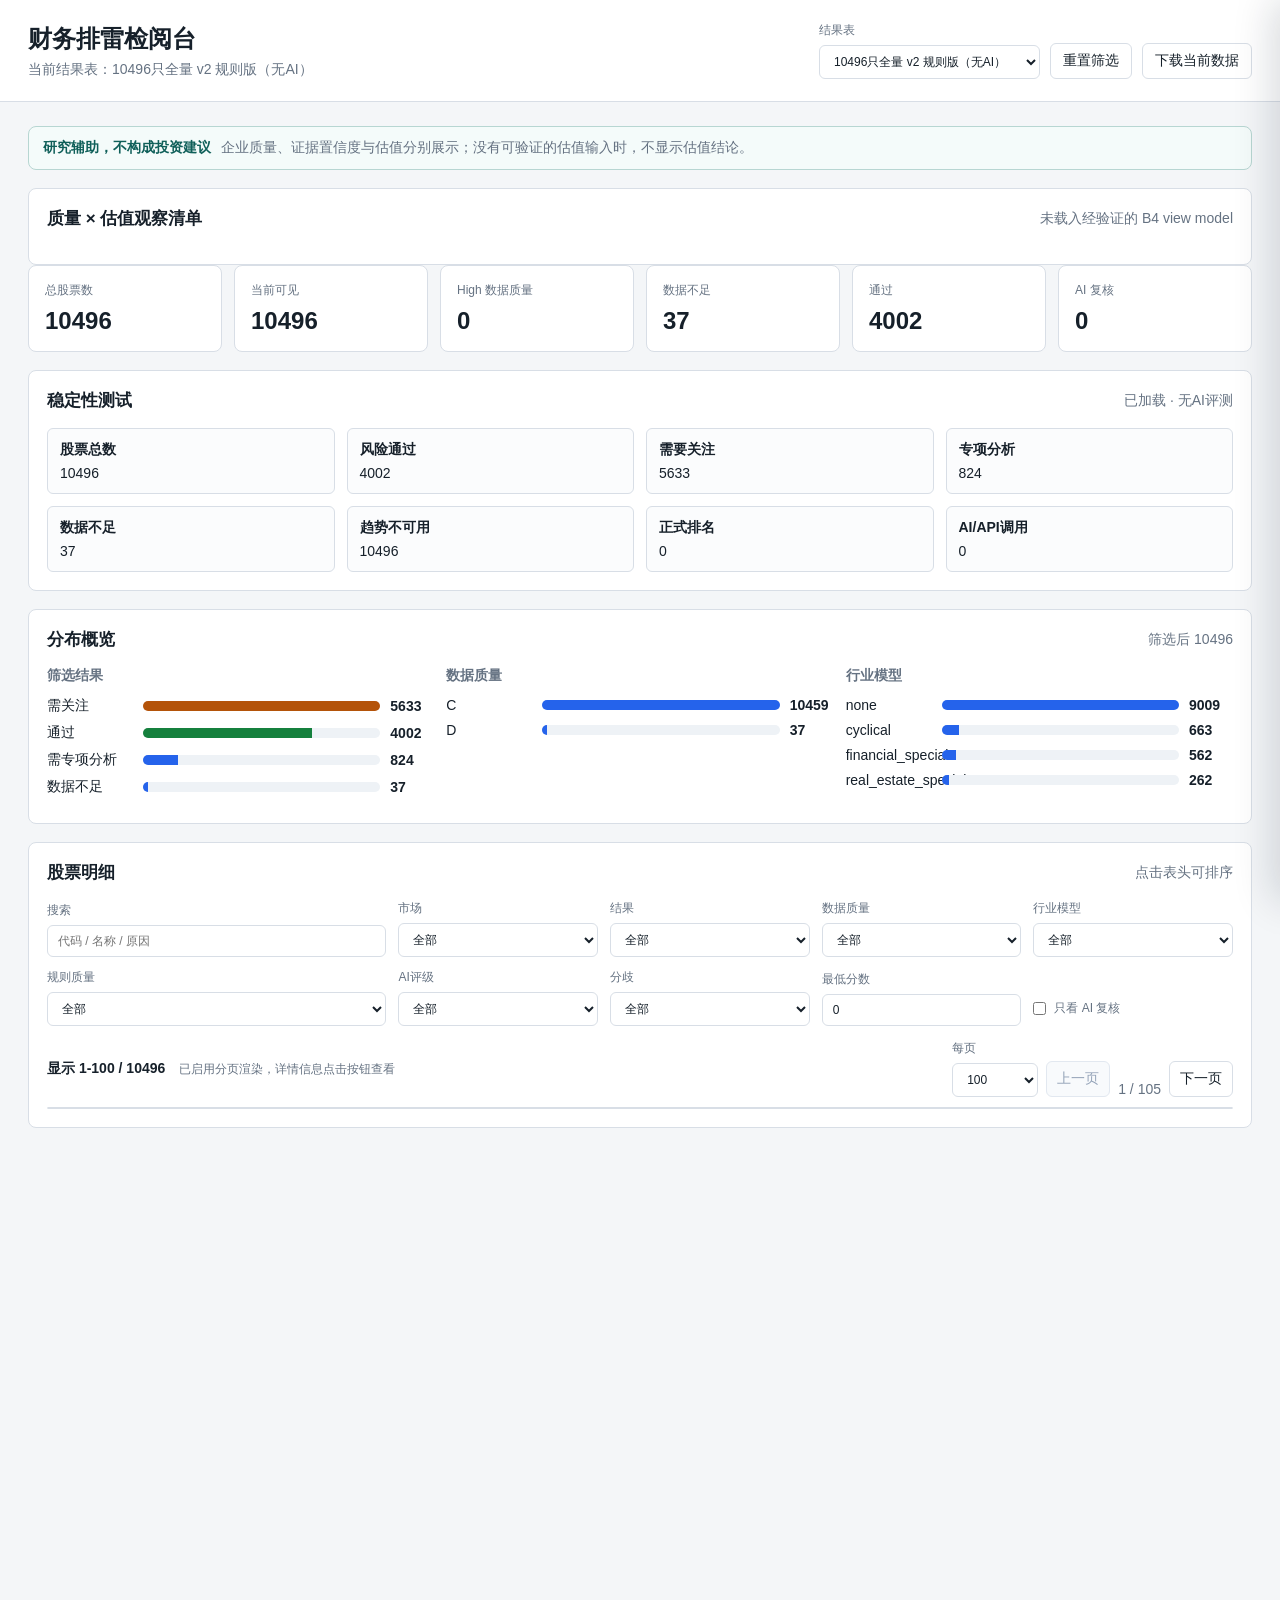
<file: public/index.html>
﻿<!doctype html>
<html lang="zh-CN">
  <head>
    <meta charset="utf-8" />
    <meta name="viewport" content="width=device-width, initial-scale=1" />
    <title>财务排雷检阅台</title>
    <link rel="stylesheet" href="./styles.css?v=20260823-v2rules" />
  </head>
  <body>
    <header class="topbar">
      <div>
        <h1>财务排雷检阅台</h1>
        <p id="subtitle">默认展示最新 investment_screen_v2 全量规则结果（无AI评测）</p>
      </div>
      <div class="actions">
        <label class="dataset-picker">
          结果表
          <select id="datasetSelect"></select>
        </label>
        <button id="resetFilters" type="button">重置筛选</button>
        <a id="downloadCsv" href="./data/screening/investment_screen_v2_investable_all_summary.csv" download>下载当前数据</a>
      </div>
    </header>

    <main>
      <section class="b4-boundary" aria-label="B4 research boundary">
        <strong>研究辅助，不构成投资建议</strong>
        <span>企业质量、证据置信度与估值分别展示；没有可验证的估值输入时，不显示估值结论。</span>
      </section>

      <section class="panel b4-watchlist-panel" id="b4WatchlistPanel">
        <div class="panel-head">
          <h2>质量 × 估值观察清单</h2>
          <span id="b4WatchlistStatus">未载入经验证的 B4 view model</span>
        </div>
        <div class="b4-watchlist-grid" id="b4WatchlistGrid"></div>
      </section>

      <section class="summary-grid" id="summaryCards"></section>

      <section class="panel">
        <div class="panel-head">
          <h2>稳定性测试</h2>
          <span id="reportStatus">加载中</span>
        </div>
        <div class="report-grid" id="reportGrid"></div>
      </section>

      <section class="panel">
        <div class="panel-head">
          <h2>分布概览</h2>
          <span id="visibleCount"></span>
        </div>
        <div class="charts">
          <div>
            <h3>筛选结果</h3>
            <div id="resultBars" class="bars"></div>
          </div>
          <div>
            <h3>数据质量</h3>
            <div id="qualityBars" class="bars"></div>
          </div>
          <div>
            <h3>行业模型</h3>
            <div id="industryBars" class="bars"></div>
          </div>
        </div>
      </section>

      <section class="panel">
        <div class="panel-head">
          <h2>股票明细</h2>
          <span>点击表头可排序</span>
        </div>
        <div class="filters">
          <label>
            搜索
            <input id="searchInput" type="search" placeholder="代码 / 名称 / 原因" />
          </label>
          <label>
            市场
            <select id="marketFilter"></select>
          </label>
          <label>
            结果
            <select id="resultFilter"></select>
          </label>
          <label>
            数据质量
            <select id="qualityFilter"></select>
          </label>
          <label>
            行业模型
            <select id="industryFilter"></select>
          </label>
          <label>
            规则质量
            <select id="ruleQualityFilter"></select>
          </label>
          <label>
            AI评级
            <select id="aiRatingFilter"></select>
          </label>
          <label>
            分歧
            <select id="disagreementFilter"></select>
          </label>
          <label>
            最低分数
            <input id="minScore" type="number" min="0" max="100" value="0" />
          </label>
          <label class="checkbox-filter">
            <input id="aiOnlyFilter" type="checkbox" />
            只看 AI 复核
          </label>
        </div>
        <div id="traitStatus" class="trait-status" hidden>
          <span id="traitStatusText"></span>
          <button id="clearTraitFilter" type="button">清除特质检索</button>
        </div>
        <div class="table-toolbar">
          <div>
            <strong id="tableRange">-</strong>
            <span id="renderHint"></span>
          </div>
          <div class="pager">
            <label>
              每页
              <select id="pageSizeSelect">
                <option value="50">50</option>
                <option value="100" selected>100</option>
                <option value="200">200</option>
                <option value="500">500</option>
              </select>
            </label>
            <button id="prevPage" type="button">上一页</button>
            <span id="pageStatus">1 / 1</span>
            <button id="nextPage" type="button">下一页</button>
          </div>
        </div>
        <div class="table-wrap" id="tableWrap">
          <table id="resultsTable">
            <thead></thead>
            <tbody></tbody>
          </table>
        </div>
      </section>
    </main>

    <div id="detailOverlay" class="detail-overlay"></div>
    <aside id="detailDrawer" class="detail-drawer" aria-hidden="true">
      <div class="drawer-head">
        <div>
          <h2>股票详情</h2>
          <p>规则排雷、规则质量与 AI 评估</p>
        </div>
        <button id="detailClose" type="button">关闭</button>
      </div>
      <div id="detailContent" class="detail-content"></div>
    </aside>

    <script src="./app.js?v=20260823-v2rules"></script>
  </body>
</html>
</file>
<file: public/styles.css>
:root {
  --bg: #f4f6f8;
  --panel: #ffffff;
  --ink: #16202a;
  --muted: #657282;
  --line: #d8dee6;
  --accent: #0f766e;
  --accent-2: #2563eb;
  --danger: #b91c1c;
  --warn: #b45309;
  --ok: #15803d;
  --insufficient: #6b7280;
}

* {
  box-sizing: border-box;
}

body {
  margin: 0;
  background: var(--bg);
  color: var(--ink);
  font-family: "Microsoft YaHei", "Segoe UI", Arial, sans-serif;
  font-size: 14px;
}

.topbar {
  display: flex;
  align-items: center;
  justify-content: space-between;
  gap: 24px;
  padding: 22px 28px;
  border-bottom: 1px solid var(--line);
  background: var(--panel);
  position: sticky;
  top: 0;
  z-index: 3;
}

h1,
h2,
h3,
p {
  margin: 0;
}

h1 {
  font-size: 24px;
  font-weight: 700;
}

h2 {
  font-size: 17px;
}

h3 {
  font-size: 14px;
  color: var(--muted);
  margin-bottom: 12px;
}

#subtitle {
  margin-top: 6px;
  color: var(--muted);
}

.actions {
  display: flex;
  align-items: end;
  gap: 10px;
  flex-wrap: wrap;
}

.dataset-picker {
  min-width: 220px;
}

button,
a {
  border: 1px solid var(--line);
  background: #fff;
  color: var(--ink);
  padding: 8px 12px;
  border-radius: 6px;
  text-decoration: none;
  cursor: pointer;
  font: inherit;
}

button:hover,
a:hover {
  border-color: var(--accent);
  color: var(--accent);
}

main {
  padding: 24px 28px 40px;
}

.summary-grid,
.report-grid,
.charts,
.filters {
  display: grid;
  gap: 12px;
}

.summary-grid {
  grid-template-columns: repeat(6, minmax(140px, 1fr));
  margin-bottom: 18px;
}

.card,
.panel {
  background: var(--panel);
  border: 1px solid var(--line);
  border-radius: 8px;
}

.card {
  padding: 16px;
}

.card .label {
  color: var(--muted);
  font-size: 12px;
}

.card .value {
  font-size: 24px;
  font-weight: 750;
  margin-top: 8px;
}

.panel {
  margin-top: 18px;
  padding: 18px;
}

.b4-boundary {
  display: flex;
  gap: 10px;
  align-items: baseline;
  margin-bottom: 18px;
  padding: 12px 14px;
  border: 1px solid #b7d6d2;
  border-radius: 8px;
  background: #f4fbfa;
  color: #0f5f59;
}

.b4-boundary span {
  color: var(--muted);
}

.b4-watchlist-grid {
  display: grid;
  grid-template-columns: repeat(4, minmax(160px, 1fr));
  gap: 10px;
}

.b4-watchlist-card {
  border: 1px solid var(--line);
  border-radius: 6px;
  padding: 10px;
  background: #fbfcfd;
}

.b4-watchlist-card span {
  display: block;
  color: var(--muted);
  font-size: 12px;
  margin-bottom: 5px;
}

.b4-watchlist-card strong {
  display: block;
  overflow-wrap: anywhere;
}

.load-error {
  max-width: 760px;
  margin: 32px auto;
}

.load-error p {
  margin-top: 10px;
  color: var(--muted);
  line-height: 1.7;
}

.load-error pre {
  margin: 14px 0 0;
  padding: 12px;
  border-radius: 6px;
  background: #0f172a;
  color: #e2e8f0;
  overflow: auto;
}

.panel-head {
  display: flex;
  justify-content: space-between;
  align-items: center;
  gap: 12px;
  margin-bottom: 16px;
  color: var(--muted);
}

.panel-head h2 {
  color: var(--ink);
}

.report-grid {
  grid-template-columns: repeat(4, minmax(160px, 1fr));
}

.report-item {
  border: 1px solid var(--line);
  border-radius: 6px;
  padding: 12px;
  background: #fbfcfd;
}

.report-item strong {
  display: block;
  margin-bottom: 6px;
}

.charts {
  grid-template-columns: 1fr 1fr 1fr;
}

.bar-row {
  display: grid;
  grid-template-columns: 86px 1fr 44px;
  align-items: center;
  gap: 10px;
  margin: 9px 0;
}

.bar-track {
  height: 10px;
  background: #eef2f6;
  border-radius: 999px;
  overflow: hidden;
}

.bar-fill {
  height: 100%;
  width: 0;
  background: var(--accent-2);
}

.filters {
  grid-template-columns: minmax(240px, 1.7fr) repeat(4, minmax(132px, 1fr));
  align-items: end;
  margin-bottom: 14px;
}

label {
  display: grid;
  gap: 6px;
  color: var(--muted);
  font-size: 12px;
  min-width: 0;
  white-space: nowrap;
}

input,
select {
  width: 100%;
  border: 1px solid var(--line);
  border-radius: 6px;
  padding: 8px 10px;
  font: inherit;
  color: var(--ink);
  background: #fff;
}

.checkbox-filter {
  align-content: end;
  display: flex;
  align-items: center;
  gap: 8px;
  min-height: 36px;
}

.checkbox-filter input {
  width: auto;
  margin: 0;
}

.trait-status {
  display: flex;
  align-items: center;
  gap: 10px;
  margin: 0 0 14px;
  padding: 10px 12px;
  border: 1px solid #b7d6d2;
  border-radius: 6px;
  background: #f4fbfa;
  color: var(--accent);
}

.trait-status[hidden] {
  display: none;
}

.trait-status button {
  padding: 5px 8px;
  font-size: 12px;
}

.table-wrap {
  overflow: auto;
  border: 1px solid var(--line);
  border-radius: 8px;
  max-height: 66vh;
  background: #fff;
  content-visibility: auto;
  contain-intrinsic-size: 900px;
}

.table-toolbar {
  display: flex;
  justify-content: space-between;
  align-items: center;
  gap: 12px;
  margin: 4px 0 10px;
  color: var(--muted);
}

.table-toolbar strong {
  color: var(--ink);
}

#renderHint {
  margin-left: 10px;
  font-size: 12px;
}

.pager {
  display: flex;
  align-items: end;
  gap: 8px;
}

.pager label {
  min-width: 86px;
}

.pager button {
  padding: 8px 10px;
}

.pager button:disabled {
  cursor: not-allowed;
  color: #94a3b8;
  border-color: #e2e8f0;
  background: #f8fafc;
}

table {
  width: 100%;
  table-layout: fixed;
  border-collapse: collapse;
  min-width: 2060px;
  background: #fff;
}

th,
td {
  border-bottom: 1px solid var(--line);
  padding: 7px 10px;
  text-align: left;
  vertical-align: middle;
  white-space: nowrap;
  overflow: hidden;
  text-overflow: ellipsis;
}

tbody tr:hover {
  background: #f8fafc;
}

th {
  position: sticky;
  top: 0;
  z-index: 2;
  background: #eef3f7;
  color: #334155;
  cursor: pointer;
  user-select: none;
}

.help-button {
  width: 16px;
  height: 16px;
  margin-left: 4px;
  padding: 0;
  border-radius: 999px;
  border-color: #94a3b8;
  background: #fff;
  color: #475569;
  font-size: 11px;
  font-weight: 800;
  line-height: 14px;
  vertical-align: super;
}

.help-button:hover {
  border-color: var(--accent-2);
  color: var(--accent-2);
}

.help-overlay {
  position: fixed;
  inset: 0;
  z-index: 12;
  display: grid;
  place-items: center;
  padding: 18px;
  background: rgba(15, 23, 42, 0.24);
}

.help-popover {
  width: min(560px, 94vw);
  border: 1px solid var(--line);
  border-radius: 8px;
  background: #fff;
  box-shadow: 0 24px 60px rgba(15, 23, 42, 0.18);
  padding: 16px;
}

.help-head {
  display: flex;
  align-items: center;
  justify-content: space-between;
  gap: 12px;
  margin-bottom: 10px;
}

.help-head h3 {
  margin: 0;
  color: var(--ink);
}

.help-close {
  padding: 5px 8px;
  font-size: 12px;
}

.help-popover p {
  color: #334155;
  line-height: 1.75;
}

.pill {
  display: inline-block;
  border-radius: 999px;
  padding: 3px 8px;
  font-weight: 700;
  font-size: 12px;
}

.pill.pass {
  color: var(--ok);
  background: #dcfce7;
}

.pill.track {
  color: var(--accent-2);
  background: #dbeafe;
}

.pill.warn {
  color: var(--warn);
  background: #fef3c7;
}

.pill.exclude {
  color: var(--danger);
  background: #fee2e2;
}

.pill.special,
.pill.insufficient {
  color: var(--insufficient);
  background: #e5e7eb;
}

.detail-button {
  padding: 5px 9px;
  border-radius: 6px;
  color: var(--accent);
  border-color: #b7d6d2;
  background: #f4fbfa;
  font-size: 12px;
}

.detail-actions {
  display: flex;
  flex-wrap: wrap;
  gap: 8px;
}

.detail-action {
  padding: 6px 9px;
  border-color: #cbd5e1;
  background: #ffffff;
  font-size: 12px;
}

.detail-action:hover {
  border-color: var(--accent);
  color: var(--accent);
}

.detail-overlay {
  position: fixed;
  inset: 0;
  background: rgba(15, 23, 42, 0.22);
  z-index: 8;
  opacity: 0;
  pointer-events: none;
  transition: opacity 0.16s ease;
}

.detail-drawer {
  position: fixed;
  top: 0;
  right: 0;
  width: min(560px, 92vw);
  height: 100vh;
  background: var(--panel);
  border-left: 1px solid var(--line);
  box-shadow: -18px 0 38px rgba(15, 23, 42, 0.16);
  z-index: 9;
  transform: translateX(102%);
  transition: transform 0.18s ease;
  display: flex;
  flex-direction: column;
}

.drawer-open .detail-overlay {
  opacity: 1;
  pointer-events: auto;
}

.drawer-open .detail-drawer {
  transform: translateX(0);
}

.drawer-open #detailOverlay {
  display: block;
}

.drawer-head {
  display: flex;
  align-items: center;
  justify-content: space-between;
  gap: 16px;
  padding: 18px 20px;
  border-bottom: 1px solid var(--line);
}

.drawer-head p,
.detail-title p {
  color: var(--muted);
  margin-top: 4px;
}

.detail-content {
  overflow: auto;
  padding: 18px 20px 28px;
}

.detail-title {
  display: flex;
  justify-content: space-between;
  gap: 14px;
  align-items: flex-start;
  margin-bottom: 16px;
}

.detail-badges {
  display: flex;
  flex-wrap: wrap;
  gap: 6px;
  justify-content: flex-end;
}

.detail-section {
  border-top: 1px solid var(--line);
  padding-top: 14px;
  margin-top: 14px;
}

.detail-section h3 {
  color: var(--ink);
  margin-bottom: 10px;
}

.detail-grid {
  display: grid;
  grid-template-columns: 1fr 1fr;
  gap: 8px;
}

.detail-item {
  border: 1px solid var(--line);
  border-radius: 6px;
  padding: 8px 10px;
  background: #fbfcfd;
}

.detail-item span {
  display: block;
  color: var(--muted);
  font-size: 12px;
  margin-bottom: 4px;
}

.detail-item strong {
  font-size: 13px;
}

.detail-text {
  margin-top: 10px;
  padding: 10px 12px;
  border: 1px solid var(--line);
  border-radius: 6px;
  background: #fbfcfd;
}

.detail-text h4 {
  margin: 0 0 6px;
  font-size: 13px;
}

.detail-text p {
  margin: 0;
  line-height: 1.65;
  white-space: pre-wrap;
}

@media (max-width: 1100px) {
  .summary-grid,
  .charts,
  .report-grid,
  .b4-watchlist-grid,
  .filters {
    grid-template-columns: 1fr 1fr;
  }
}

@media (max-width: 720px) {
  .topbar {
    align-items: flex-start;
    flex-direction: column;
  }

  main {
    padding: 16px;
  }

  .summary-grid,
  .charts,
  .report-grid,
  .b4-watchlist-grid,
  .filters {
    grid-template-columns: 1fr;
  }
}
</file>
